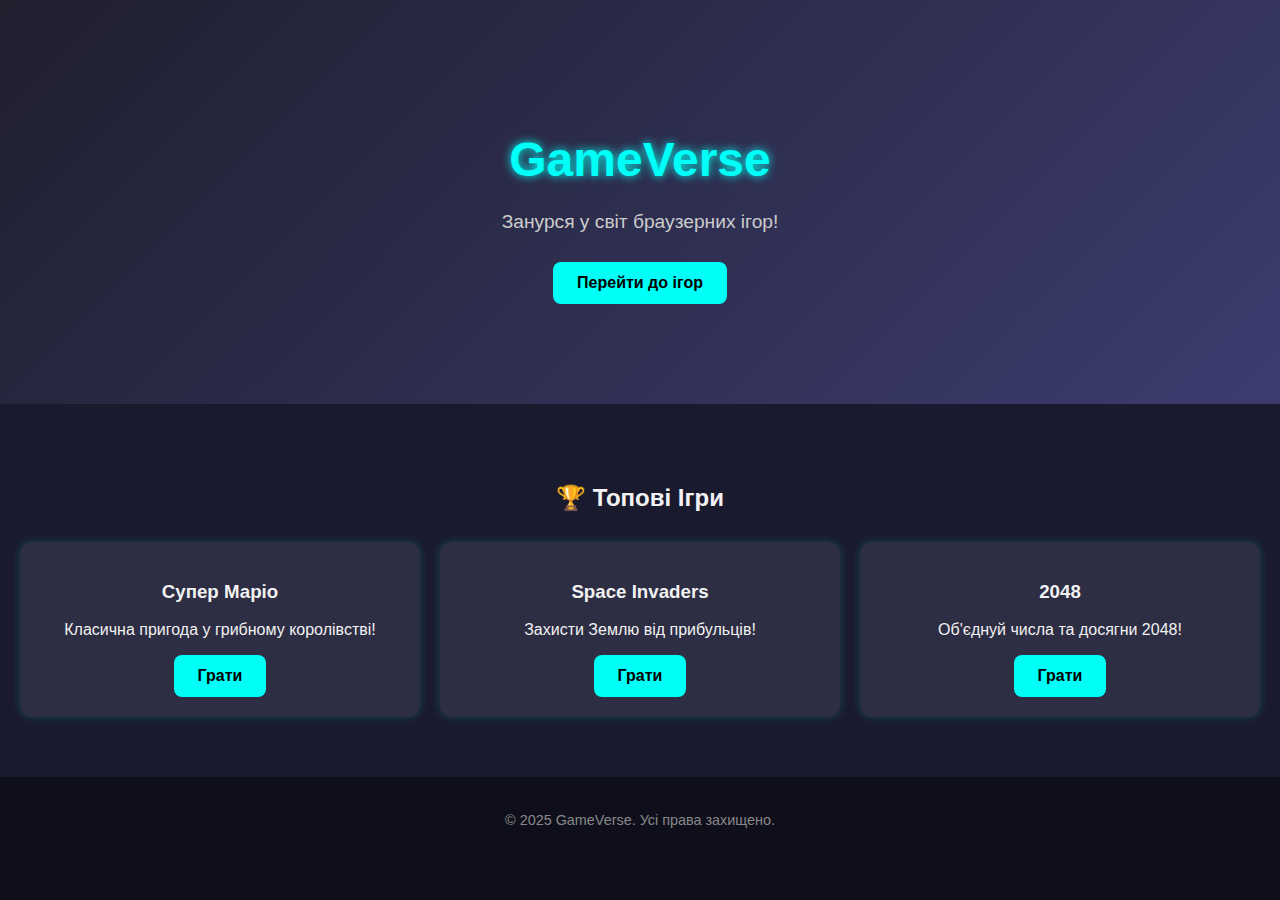
<file: docs/index.html>
<!DOCTYPE html>
<html lang="uk">
<head>
  <meta charset="UTF-8" />
  <meta name="viewport" content="width=device-width, initial-scale=1.0" />
  <title>GameVerse</title>
  <link rel="stylesheet" href="style.css" />
  <script defer src="main.js"></script>
</head>
<body>
  <header class="hero">
    <h1>GameVerse</h1>
    <p class="subtitle">Занурся у світ браузерних ігор!</p>
    <a href="games.html" class="cta">Перейти до ігор</a>
  </header>

  <section id="games" class="game-section">
    <h2>🏆 Топові Ігри</h2>
    <div class="game-grid" id="topGamesHome">
      <!-- Тут будуть топові ігри за лайками -->
    </div>
  </section>

  <footer>
    <p>&copy; 2025 GameVerse. Усі права захищено.</p>
  </footer>
</body>
</html>
</file>
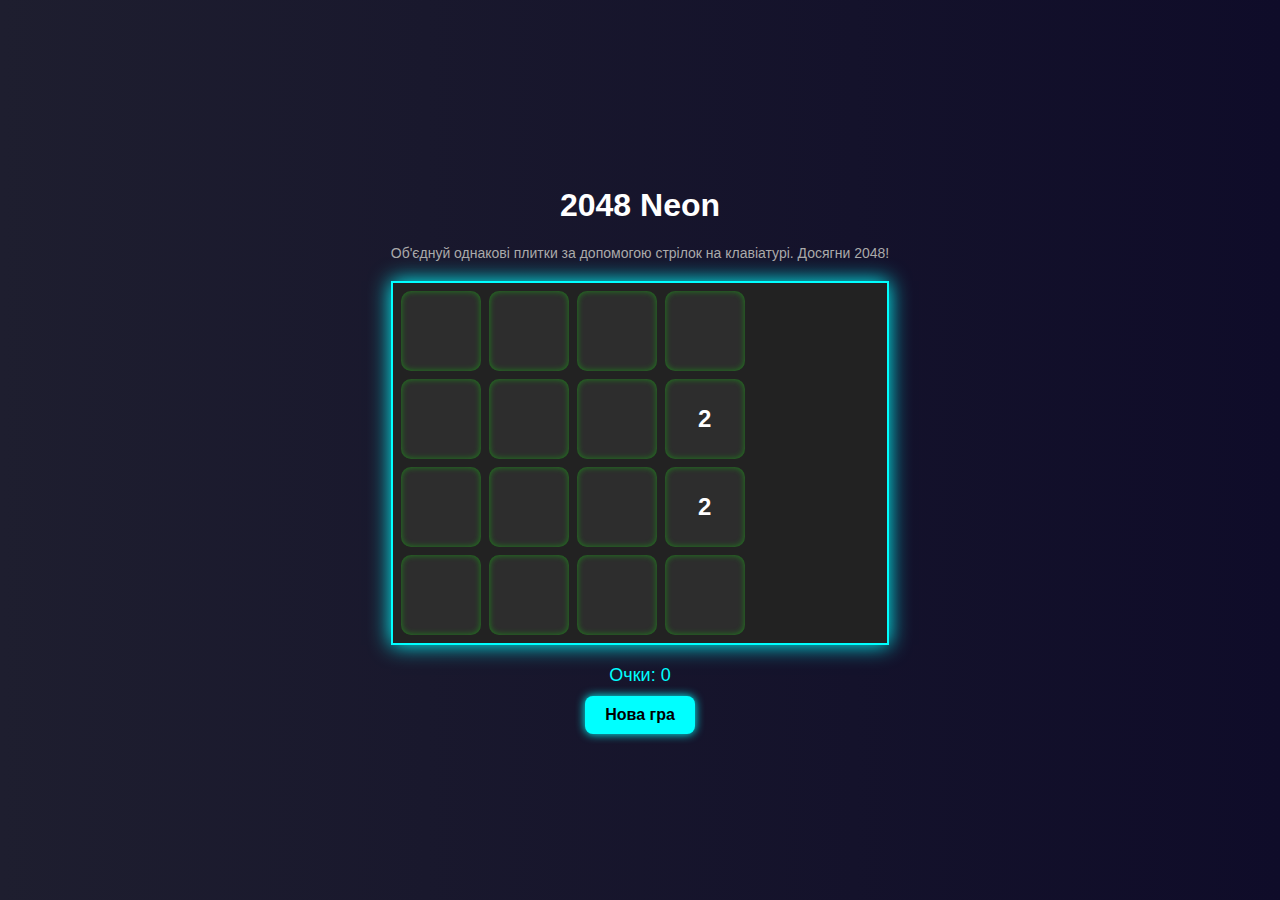
<file: docs/games/2048-neon/index.html>
<!DOCTYPE html>
<html lang="uk">
<head>
  <meta charset="UTF-8">
  <meta name="viewport" content="width=device-width, initial-scale=1.0">
  <title>2048 Neon</title>
  <link rel="stylesheet" href="style.css">
  <script defer src="game.js"></script>
</head>
<body>
  <div id="game-container">
    <h1>2048 Neon</h1>
    <p class="instructions">Об'єднуй однакові плитки за допомогою стрілок на клавіатурі. Досягни 2048!</p>
    <div id="grid"></div>
    <div id="score">Очки: 0</div>
    <button onclick="startGame()">Нова гра</button>
  </div>
</body>
</html>
</file>
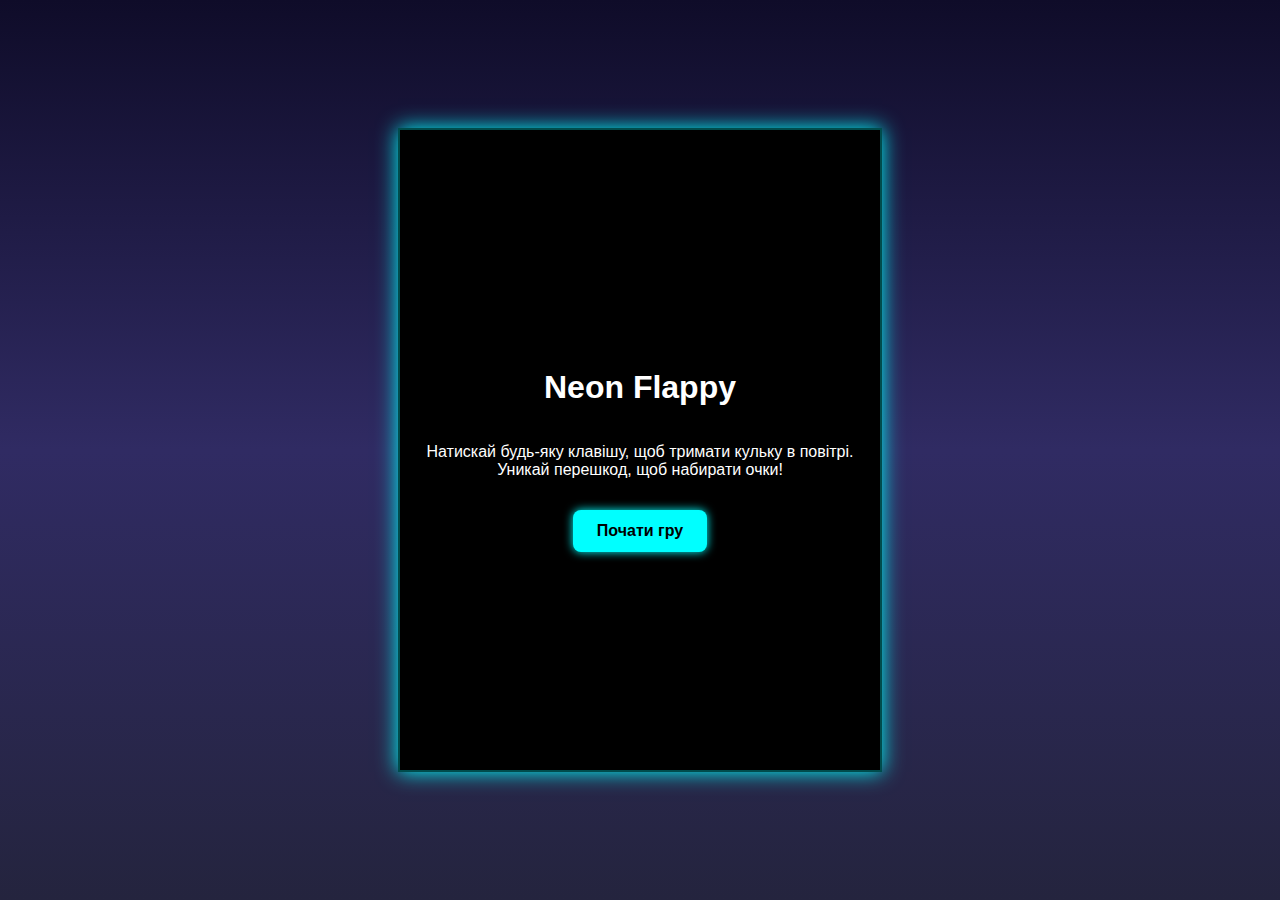
<file: docs/games/flappy-neon/index.html>
<!DOCTYPE html>
<html lang="uk">
<head>
  <meta charset="UTF-8">
  <meta name="viewport" content="width=device-width, initial-scale=1.0">
  <title>Neon Flappy</title>
  <link rel="stylesheet" href="style.css">
  <script defer src="game.js"></script>
</head>
<body>
  <div id="game-container">
    <canvas id="gameCanvas" width="480" height="640"></canvas>
    <div id="start-screen">
      <h1>Neon Flappy</h1>
      <p class="instructions">Натискай будь-яку клавішу, щоб тримати кульку в повітрі.<br>Уникай перешкод, щоб набирати очки!</p>
      <button onclick="startGame()">Почати гру</button>
    </div>
    <div id="game-over" style="display:none;">
      <h2>Гру закінчено</h2>
      <p id="score"></p>
      <button onclick="startGame()">Грати знову</button>
    </div>
  </div>
</body>
</html>
</file>
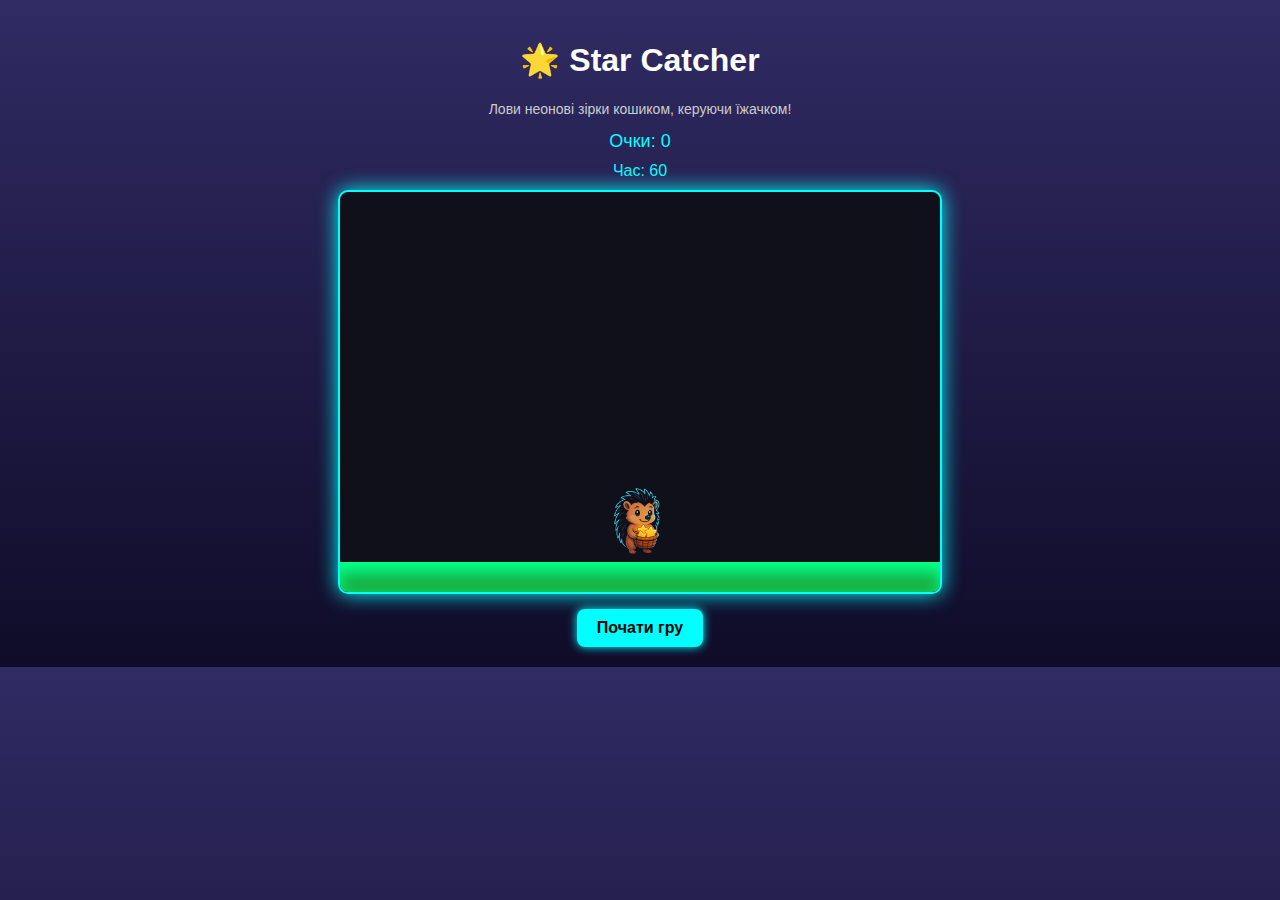
<file: docs/games/star-catcher/index.html>
<!DOCTYPE html>
<html lang="uk">
<head>
  <meta charset="UTF-8">
  <meta name="viewport" content="width=device-width, initial-scale=1.0">
  <title>Star Catcher</title>
  <link rel="stylesheet" href="style.css">
  <script defer src="game.js"></script>
</head>
<body>
  <div id="game-container">
    <h1>🌟 Star Catcher</h1>
    <p class="instructions">Лови неонові зірки кошиком, керуючи їжачком!</p>
    <div id="score">Очки: 0</div>
    <div id="game-area">
      <div id="hedgehog"></div>
      <div id="grass"></div>
    </div>
    <button onclick="startGame()">Почати гру</button>
  </div>
</body>
</html>
</file>
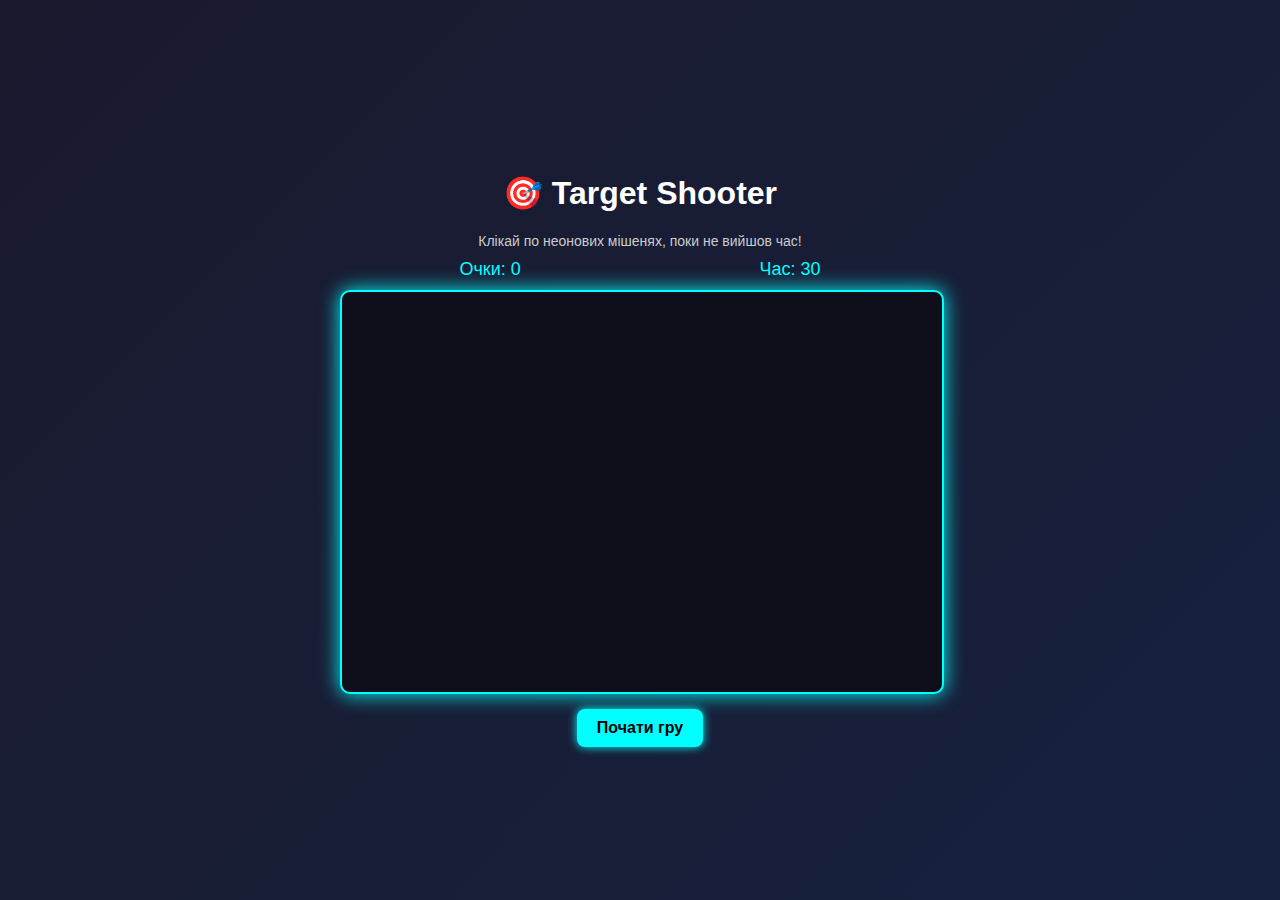
<file: docs/games/target-shooter/index.html>
<!DOCTYPE html>
<html lang="uk">
<head>
  <meta charset="UTF-8">
  <meta name="viewport" content="width=device-width, initial-scale=1.0">
  <title>Target Shooter</title>
  <link rel="stylesheet" href="style.css">
  <script defer src="game.js"></script>
</head>
<body>
  <div id="game-container">
    <h1>🎯 Target Shooter</h1>
    <p class="instructions">Клікай по неонових мішенях, поки не вийшов час!</p>
    <div id="info">
      <span id="score">Очки: 0</span>
      <span id="timer">Час: 30</span>
    </div>
    <div id="playfield"></div>
    <button id="startBtn" onclick="startGame()">Почати гру</button>
  </div>
</body>
</html>
</file>
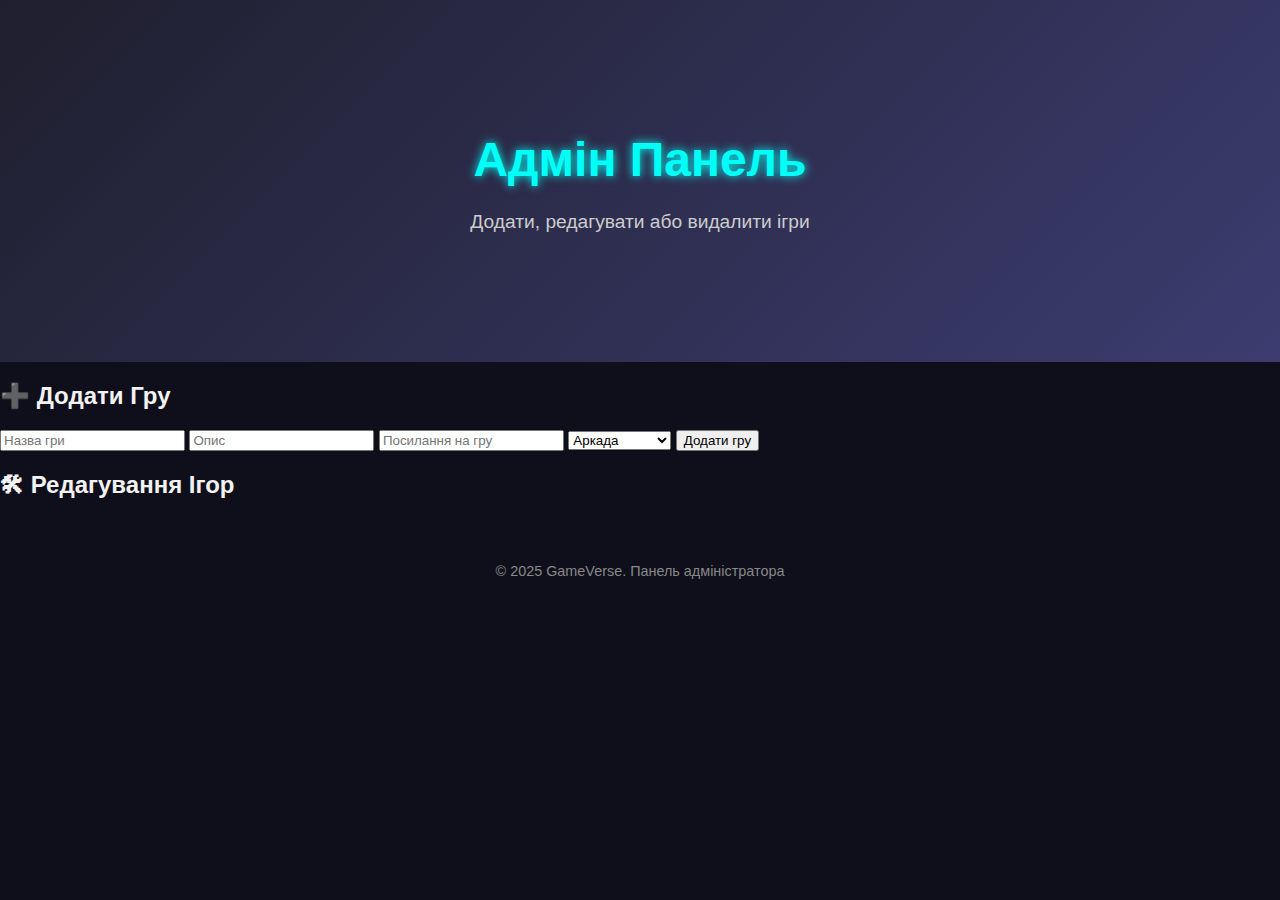
<file: docs/admin.html>
<!DOCTYPE html>
<html lang="uk">
<head>
  <meta charset="UTF-8">
  <meta name="viewport" content="width=device-width, initial-scale=1.0">
  <title>GameVerse – Адмін Панель</title>
  <link rel="stylesheet" href="style.css">
  <script defer src="admin.js"></script>
</head>
<body>
  <header class="hero small">
    <h1>Адмін Панель</h1>
    <p class="subtitle">Додати, редагувати або видалити ігри</p>
  </header>

  <section class="admin-section">
    <h2>➕ Додати Гру</h2>
    <form id="gameForm">
      <input type="text" id="title" placeholder="Назва гри" required>
      <input type="text" id="description" placeholder="Опис" required>
      <input type="text" id="url" placeholder="Посилання на гру" required>
      <select id="category">
        <option value="arcade">Аркада</option>
        <option value="logic">Головоломка</option>
        <option value="retro">Ретро</option>
      </select>
      <button type="submit">Додати гру</button>
    </form>

    <h2>🛠 Редагування Ігор</h2>
    <div id="adminGames" class="game-grid"></div>
  </section>

  <footer>
    <p>&copy; 2025 GameVerse. Панель адміністратора</p>
  </footer>
</body>
</html>
</file>
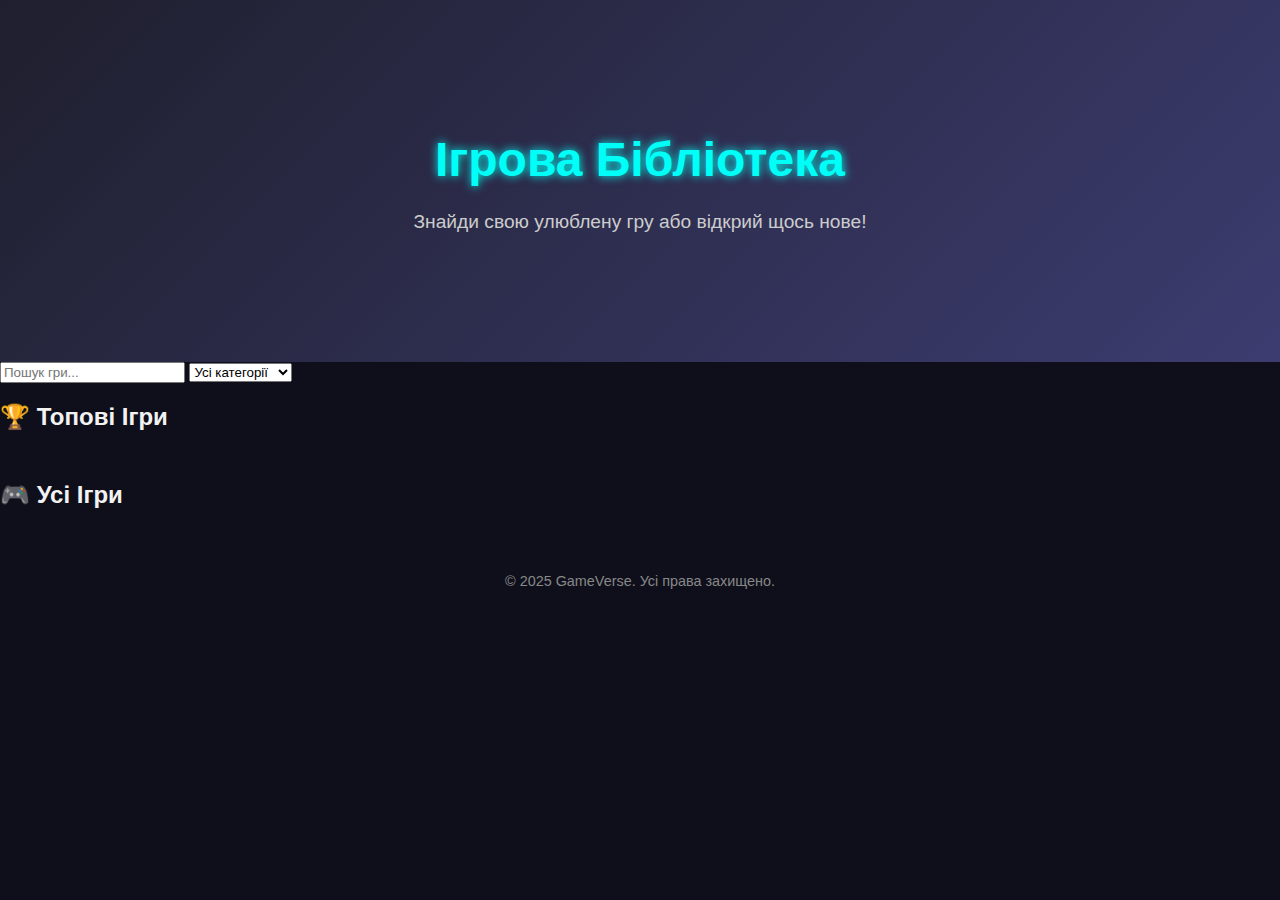
<file: docs/games.html>
<!DOCTYPE html>
<html lang="uk">
<head>
  <meta charset="UTF-8">
  <meta name="viewport" content="width=device-width, initial-scale=1.0">
  <title>GameVerse – Ігри</title>
  <link rel="stylesheet" href="style.css">
  <script defer src="games.js"></script>
</head>
<body>
  <header class="hero small">
    <h1>Ігрова Бібліотека</h1>
    <p class="subtitle">Знайди свою улюблену гру або відкрий щось нове!</p>
  </header>

  <section class="filters">
    <input type="text" id="searchInput" placeholder="Пошук гри...">
    <select id="categoryFilter">
      <option value="all">Усі категорії</option>
      <option value="arcade">Аркади</option>
      <option value="logic">Головоломки</option>
      <option value="retro">Ретро</option>
    </select>
  </section>

  <section class="top-games">
    <h2>🏆 Топові Ігри</h2>
    <div id="topGames" class="game-grid"></div>
  </section>

  <section class="all-games">
    <h2>🎮 Усі Ігри</h2>
    <div id="allGames" class="game-grid"></div>
  </section>

  <footer>
    <p>&copy; 2025 GameVerse. Усі права захищено.</p>
  </footer>
</body>
</html>
</file>
<file: docs/style.css>
body {
  margin: 0;
  font-family: 'Segoe UI', sans-serif;
  background: #0f0f1b;
  color: #f2f2f2;
  overflow-x: hidden;
}

header.hero {
  text-align: center;
  padding: 100px 20px;
  background: linear-gradient(135deg, #1f1f2e, #3c3c70);
  animation: fadeIn 2s ease;
}

h1 {
  font-size: 3rem;
  margin-bottom: 0.5em;
  color: #00fff7;
  text-shadow: 0 0 10px #00fff7;
}

.subtitle {
  font-size: 1.2rem;
  margin-bottom: 1.5em;
  color: #ccc;
}

.cta {
  display: inline-block;
  padding: 12px 24px;
  background-color: #00fff7;
  color: #000;
  font-weight: bold;
  text-decoration: none;
  border-radius: 8px;
  transition: transform 0.3s ease;
}

.cta:hover {
  transform: scale(1.1);
}

section.game-section {
  padding: 60px 20px;
  text-align: center;
  background: #1a1a2e;
}

.game-grid {
  display: grid;
  grid-template-columns: repeat(auto-fit, minmax(280px, 1fr));
  gap: 20px;
  margin-top: 30px;
}

.game-card {
  background: #2d2d44;
  border-radius: 12px;
  padding: 20px;
  transition: transform 0.3s ease;
  box-shadow: 0 0 10px rgba(0,255,247,0.2);
}

.game-card:hover {
  transform: translateY(-8px);
}

footer {
  padding: 20px;
  background: #0f0f1b;
  text-align: center;
  font-size: 0.9rem;
  color: #888;
}

@keyframes fadeIn {
  from {
    opacity: 0;
    transform: translateY(-20px);
  }
  to {
    opacity: 1;
    transform: translateY(0);
  }
}
</file>
<file: docs/games/2048-neon/style.css>
body {
    margin: 0;
    font-family: 'Segoe UI', sans-serif;
    background: linear-gradient(to right, #1e1e2f, #0f0c29);
    color: #fff;
    display: flex;
    flex-direction: column;
    align-items: center;
    justify-content: center;
    height: 100vh;
  }
  
  #game-container {
    text-align: center;
  }
  
  #grid {
    display: grid;
    grid-template-columns: repeat(4, 80px);
    grid-template-rows: repeat(4, 80px);
    gap: 8px;
    margin: 20px auto;
    background: #222;
    padding: 8px;
    border: 2px solid #0ff;
    box-shadow: 0 0 20px #0ff;
  }
  
  .tile {
    background: rgba(255, 255, 255, 0.05);
    border-radius: 10px;
    display: flex;
    align-items: center;
    justify-content: center;
    font-size: 24px;
    font-weight: bold;
    color: #fff;
    transition: all 0.2s ease;
    box-shadow: 0 0 6px #0ff50a70 inset;
    position: relative;
  }
  
  .tile-merged {
    animation: pulse 0.4s ease;
    box-shadow: 0 0 15px 5px #f0f, inset 0 0 10px #f0f;
    border: 2px solid #f0f;
  }
  
  @keyframes pulse {
    0% { transform: scale(1); }
    50% { transform: scale(1.1); }
    100% { transform: scale(1); }
  }
  
  #score {
    margin: 10px;
    font-size: 18px;
    color: #0ff;
  }
  
  button {
    padding: 10px 20px;
    font-size: 1rem;
    border: none;
    background: #0ff;
    color: #000;
    font-weight: bold;
    border-radius: 8px;
    cursor: pointer;
    box-shadow: 0 0 10px #0ff;
  }
  
  button:hover {
    transform: scale(1.05);
  }
  
  .instructions {
    margin-top: 10px;
    color: #aaa;
    font-size: 14px;
  }
</file>
<file: docs/games/flappy-neon/style.css>
body {
  margin: 0;
  background: linear-gradient(180deg, #0f0c29, #302b63, #24243e);
  font-family: 'Segoe UI', sans-serif;
  color: white;
  display: flex;
  justify-content: center;
  align-items: center;
  height: 100vh;
}

#game-container {
  position: relative;
}

canvas {
  background: #000;
  display: block;
  border: 2px solid #0ff;
  box-shadow: 0 0 20px #0ff;
}

#start-screen, #game-over {
  position: absolute;
  top: 0; left: 0;
  width: 100%; height: 100%;
  background: rgba(0, 0, 0, 0.7);
  display: flex;
  flex-direction: column;
  justify-content: center;
  align-items: center;
  text-align: center;
}

button {
  margin-top: 15px;
  padding: 12px 24px;
  font-size: 1rem;
  border: none;
  border-radius: 8px;
  background: #0ff;
  color: #000;
  font-weight: bold;
  cursor: pointer;
  box-shadow: 0 0 10px #0ff;
  transition: transform 0.2s ease;
}

button:hover {
  transform: scale(1.1);
}
</file>
<file: docs/games/star-catcher/style.css>
body {
  margin: 0;
  background: linear-gradient(to top, #0f0c29, #302b63);
  font-family: 'Segoe UI', sans-serif;
  color: #fff;
  text-align: center;
}

#game-container {
  padding: 20px;
}

.instructions {
  font-size: 14px;
  color: #ccc;
}

#score {
  font-size: 18px;
  color: #0ff;
  margin-bottom: 10px;
}

#game-area {
  width: 100%;
  max-width: 600px;
  height: 400px;
  margin: 0 auto;
  background: #10101a;
  border: 2px solid #0ff;
  position: relative;
  overflow: hidden;
  box-shadow: 0 0 20px #0ff;
  border-radius: 10px;
}

.star {
  position: absolute;
  width: 30px;
  height: 30px;
  background: radial-gradient(circle, rgba(252, 255, 74, 0.982), #fff27eb7);
  border-radius: 50%;
  box-shadow: 0 0 15px 5px rgb(255, 242, 0);
  animation: fall linear;
}

@keyframes fall {
  0% { top: -30px; }
  100% { top: 400px; }
}

#hedgehog {
    position: absolute;
    bottom: 30px;
    left: 50%;
    transform: translateX(-50%);
    width: 80px;
    height: 80px;
    background: url('hedgehog-stars.png') no-repeat center/contain;
}

#grass {
  position: absolute;
  bottom: 0;
  left: 0;
  width: 100%;
  height: 30px;
  background: linear-gradient(to top, #228B22, #00ff88);
  box-shadow: 0 0 15px #00ff88 inset;
}

button {
  margin-top: 15px;
  padding: 10px 20px;
  font-size: 1rem;
  border: none;
  background: #0ff;
  color: #000;
  font-weight: bold;
  border-radius: 8px;
  cursor: pointer;
  box-shadow: 0 0 10px #0ff;
  transition: transform 0.2s ease;
}

button:hover {
  transform: scale(1.05);
}
</file>
<file: docs/games/target-shooter/style.css>
body {
  margin: 0;
  background: linear-gradient(135deg, #1a1a2e, #16213e);
  font-family: 'Segoe UI', sans-serif;
  color: #fff;
  display: flex;
  flex-direction: column;
  align-items: center;
  justify-content: center;
  height: 100vh;
  overflow: hidden;
}

#game-container {
  text-align: center;
  max-width: 600px;
  width: 100%;
}

.instructions {
  color: #ccc;
  margin-bottom: 10px;
  font-size: 14px;
}

#info {
  display: flex;
  justify-content: space-around;
  font-size: 18px;
  margin-bottom: 10px;
  color: #0ff;
}

#playfield {
  width: 100%;
  height: 400px;
  background: #0f0f1b;
  border: 2px solid #0ff;
  box-shadow: 0 0 20px #0ff;
  position: relative;
  overflow: hidden;
  border-radius: 10px;
}

.target {
  position: absolute;
  width: 40px;
  height: 40px;
  border-radius: 50%;
  background: radial-gradient(circle, #f0f, #800080);
  box-shadow: 0 0 15px 5px #f0f;
  animation: popin 0.3s ease;
  cursor: pointer;
}

@keyframes popin {
  0% { transform: scale(0.3); opacity: 0; }
  100% { transform: scale(1); opacity: 1; }
}

button {
  margin-top: 15px;
  padding: 10px 20px;
  font-size: 1rem;
  background: #0ff;
  color: #000;
  font-weight: bold;
  border: none;
  border-radius: 8px;
  cursor: pointer;
  box-shadow: 0 0 10px #0ff;
  transition: transform 0.2s ease;
}

button:hover {
  transform: scale(1.05);
}
</file>
